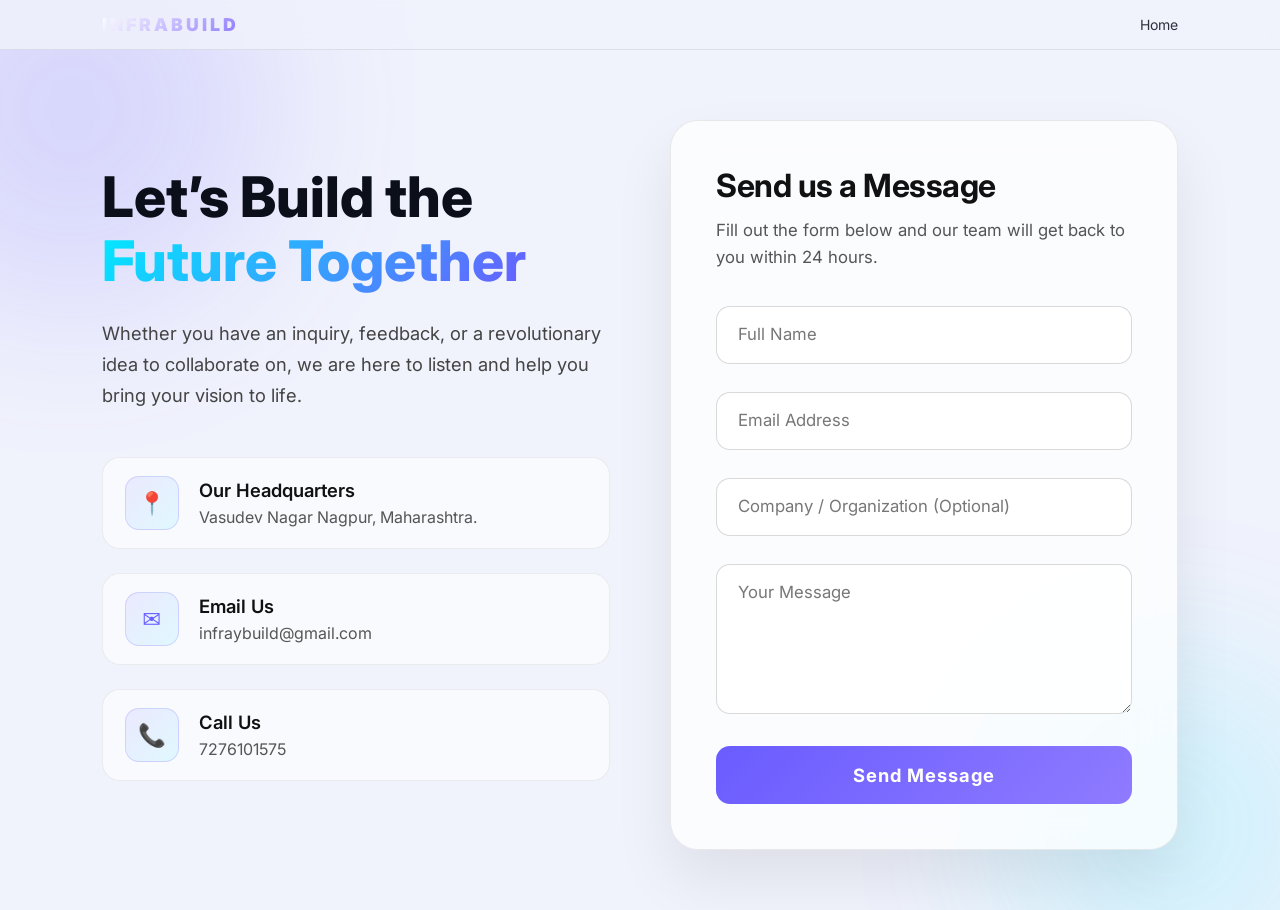
<file: contact.html>
<!doctype html>
<html lang="en">
  <head>
    <meta charset="UTF-8" />
    <title>Contact InfraBuild</title>
    <meta name="viewport" content="width=device-width, initial-scale=1.0" />
    <link rel="stylesheet" href="style.css" />
    <style>
      /* Custom styling for the beautiful contact page */
      .contact-page {
        min-height: 100vh;
        display: flex;
        align-items: center;
        justify-content: center;
        padding: 120px 8% 60px;
        position: relative;
        overflow: hidden;
      }

      /* Ambient animated background blobs */
      .contact-blob-1,
      .contact-blob-2 {
        position: absolute;
        border-radius: 50%;
        filter: blur(80px);
        z-index: 0;
        opacity: 0.5;
        animation: float 10s ease-in-out infinite alternate;
      }

      .contact-blob-1 {
        width: 400px;
        height: 400px;
        background: rgba(106, 92, 255, 0.35);
        top: -10%;
        left: -10%;
      }

      .contact-blob-2 {
        width: 350px;
        height: 350px;
        background: rgba(0, 234, 255, 0.25);
        bottom: -10%;
        right: -5%;
        animation-delay: -5s;
      }

      @keyframes float {
        0% {
          transform: translate(0, 0) scale(1);
        }

        100% {
          transform: translate(40px, -40px) scale(1.1);
        }
      }

      .contact-container {
        max-width: 1100px;
        width: 100%;
        display: grid;
        grid-template-columns: 1fr 1fr;
        gap: 60px;
        position: relative;
        z-index: 1;
      }

      /* Left Info Side */
      .contact-info {
        display: flex;
        flex-direction: column;
        justify-content: center;
        animation: slideInLeft 0.8s cubic-bezier(0.22, 1, 0.36, 1) forwards;
      }

      .contact-info h1 {
        font-size: clamp(40px, 5vw, 56px);
        line-height: 1.15;
        margin-bottom: 24px;
        font-weight: 800;
      }

      .contact-info h1 span {
        background: linear-gradient(135deg, #00eaff, #6a5cff);
        -webkit-background-clip: text;
        -webkit-text-fill-color: transparent;
        background-clip: text;
      }

      .contact-info p.lead {
        font-size: 1.15rem;
        color: rgba(255, 255, 255, 0.8);
        margin-bottom: 45px;
        line-height: 1.7;
      }

      .info-item {
        display: flex;
        align-items: center;
        gap: 20px;
        margin-bottom: 24px;
        padding: 18px 22px;
        background: rgba(255, 255, 255, 0.03);
        border: 1px solid rgba(255, 255, 255, 0.08);
        border-radius: 18px;
        backdrop-filter: blur(12px);
        transition:
          transform 0.4s ease,
          background 0.4s ease,
          box-shadow 0.4s ease;
      }

      .info-item:hover {
        transform: translateX(12px);
        background: rgba(255, 255, 255, 0.06);
        box-shadow: 0 10px 30px rgba(0, 0, 0, 0.15);
      }

      .info-icon {
        width: 54px;
        height: 54px;
        border-radius: 14px;
        background: linear-gradient(
          135deg,
          rgba(106, 92, 255, 0.15),
          rgba(0, 234, 255, 0.15)
        );
        display: flex;
        align-items: center;
        justify-content: center;
        font-size: 1.4rem;
        border: 1px solid rgba(106, 92, 255, 0.3);
        color: #fff;
      }

      .info-content h4 {
        font-size: 1.15rem;
        margin-bottom: 6px;
        color: #fff;
        font-weight: 600;
      }

      .info-content p {
        margin: 0;
        font-size: 1rem;
        color: rgba(255, 255, 255, 0.65);
      }

      /* Right Form Side */
      .contact-form-card {
        background: rgba(16, 20, 36, 0.65);
        border: 1px solid rgba(255, 255, 255, 0.12);
        backdrop-filter: blur(24px);
        -webkit-backdrop-filter: blur(24px);
        border-radius: 28px;
        padding: 45px;
        box-shadow:
          0 30px 60px rgba(0, 0, 0, 0.4),
          inset 0 0 0 1px rgba(255, 255, 255, 0.03);
        animation: slideInRight 0.8s cubic-bezier(0.22, 1, 0.36, 1) forwards;
      }

      .contact-form-card h3 {
        font-size: 2rem;
        margin-bottom: 12px;
        color: #fff;
        font-weight: 700;
        letter-spacing: -0.5px;
      }

      .contact-form-card > p {
        color: rgba(255, 255, 255, 0.65);
        margin-bottom: 35px;
        font-size: 1.05rem;
        line-height: 1.6;
      }

      .form-group {
        position: relative;
        margin-bottom: 28px;
      }

      .form-group input,
      .form-group textarea {
        width: 100%;
        background: rgba(0, 0, 0, 0.25);
        border: 1.5px solid rgba(255, 255, 255, 0.1);
        border-radius: 14px;
        padding: 18px 22px;
        color: #fff;
        font-size: 1.05rem;
        transition: all 0.35s ease;
        outline: none;
        font-family: "Inter", system-ui, sans-serif;
      }

      .form-group textarea {
        min-height: 150px;
        resize: vertical;
      }

      /* Fancy floating labels */
      .form-group input:focus,
      .form-group textarea:focus {
        border-color: #6a5cff;
        background: rgba(106, 92, 255, 0.06);
        box-shadow: 0 0 0 4px rgba(106, 92, 255, 0.15);
      }

      .form-group label {
        position: absolute;
        left: 22px;
        top: 18px;
        color: rgba(255, 255, 255, 0.5);
        pointer-events: none;
        transition: all 0.3s cubic-bezier(0.22, 1, 0.36, 1);
        font-size: 1.05rem;
      }

      .form-group input:focus ~ label,
      .form-group input:not(:placeholder-shown) ~ label,
      .form-group textarea:focus ~ label,
      .form-group textarea:not(:placeholder-shown) ~ label {
        top: -12px;
        left: 18px;
        font-size: 0.85rem;
        padding: 0 8px;
        background: #121626;
        /* Matches blurred card background visual center */
        color: #8f7bff;
        font-weight: 600;
        letter-spacing: 0.5px;
        border-radius: 4px;
      }

      .submit-btn {
        width: 100%;
        padding: 18px;
        border-radius: 14px;
        background: linear-gradient(135deg, #6a5cff, #8f7bff);
        color: #fff;
        font-size: 1.15rem;
        font-weight: 700;
        letter-spacing: 1px;
        border: none;
        cursor: pointer;
        display: flex;
        justify-content: center;
        align-items: center;
        gap: 12px;
        transition:
          transform 0.3s ease,
          box-shadow 0.3s ease;
        position: relative;
        overflow: hidden;
      }

      .submit-btn::before {
        content: "";
        position: absolute;
        inset: 0;
        background: linear-gradient(
          135deg,
          rgba(255, 255, 255, 0.2),
          transparent
        );
        opacity: 0;
        transition: opacity 0.3s ease;
      }

      .submit-btn:hover {
        transform: translateY(-3px);
        box-shadow: 0 15px 30px rgba(106, 92, 255, 0.45);
      }

      .submit-btn:hover::before {
        opacity: 1;
      }

      /* Animations */
      @keyframes slideInLeft {
        from {
          opacity: 0;
          transform: translateX(-50px) scale(0.98);
        }

        to {
          opacity: 1;
          transform: translateX(0) scale(1);
        }
      }

      @keyframes slideInRight {
        from {
          opacity: 0;
          transform: translateX(50px) scale(0.98);
        }

        to {
          opacity: 1;
          transform: translateX(0) scale(1);
        }
      }

      /* Responsive */
      @media (max-width: 960px) {
        .contact-container {
          grid-template-columns: 1fr;
          gap: 40px;
        }

        .contact-info {
          padding-right: 0;
          text-align: center;
        }

        .contact-info h1 {
          font-size: 2.8rem;
        }

        .info-item {
          text-align: left;
        }
      }

      @media (max-width: 600px) {
        .contact-form-card {
          padding: 30px 25px;
        }

        .contact-page {
          padding-top: 100px;
        }
      }

      /* ================= LIGHT MODE OVERRIDES ================= */
      body.light .contact-page {
        background: #f0f2fc;
      }

      body.light .contact-form-card {
        background: rgba(255, 255, 255, 0.75);
        border-color: rgba(0, 0, 0, 0.08);
        box-shadow: 0 30px 60px rgba(0, 0, 0, 0.08);
      }

      body.light .contact-form-card h3 {
        color: #111;
      }

      body.light .contact-form-card > p {
        color: #555;
      }

      body.light .form-group input,
      body.light .form-group textarea {
        background: rgba(255, 255, 255, 0.8);
        color: #111;
        border-color: rgba(0, 0, 0, 0.15);
      }

      body.light .form-group label {
        color: #777;
      }

      body.light .form-group input:focus ~ label,
      body.light .form-group input:not(:placeholder-shown) ~ label,
      body.light .form-group textarea:focus ~ label,
      body.light .form-group textarea:not(:placeholder-shown) ~ label {
        background: #ffffff;
        color: #6a5cff;
      }

      body.light .info-item {
        background: rgba(255, 255, 255, 0.6);
        border-color: rgba(0, 0, 0, 0.06);
      }

      body.light .info-item:hover {
        background: rgba(255, 255, 255, 0.95);
        box-shadow: 0 10px 25px rgba(0, 0, 0, 0.05);
      }

      body.light .info-content h4 {
        color: #111;
      }

      body.light .info-content p {
        color: #555;
      }

      body.light .contact-info p.lead {
        color: #444;
      }

      body.light .info-icon {
        background: linear-gradient(
          135deg,
          rgba(106, 92, 255, 0.1),
          rgba(0, 234, 255, 0.1)
        );
        border-color: rgba(106, 92, 255, 0.2);
        color: #6a5cff;
      }
    </style>
  </head>

  <body>
    <!-- NAVBAR -->
    <header class="navbar">
      <div class="navbar-logo">
        <div class="logo">
          <span class="navbar-brand">INFRABUILD</span>
        </div>
      </div>
      <nav>
        <a href="index.html">Home</a>
      </nav>
    </header>

    <section class="contact-page">
      <div class="contact-blob-1"></div>
      <div class="contact-blob-2"></div>

      <div class="contact-container">
        <!-- Left Info Side -->
        <div class="contact-info">
          <h1>Let’s Build the <span>Future Together</span></h1>
          <p class="lead">
            Whether you have an inquiry, feedback, or a revolutionary idea to
            collaborate on, we are here to listen and help you bring your vision
            to life.
          </p>

          <div class="info-item">
            <div class="info-icon">📍</div>
            <div class="info-content">
              <h4>Our Headquarters</h4>
              <p>Vasudev Nagar Nagpur, Maharashtra.</p>
            </div>
          </div>

          <div class="info-item">
            <div class="info-icon">✉️</div>
            <div class="info-content">
              <h4>Email Us</h4>
              <p>infraybuild@gmail.com</p>
            </div>
          </div>

          <div class="info-item">
            <div class="info-icon">📞</div>
            <div class="info-content">
              <h4>Call Us</h4>
              <p>7276101575</p>
            </div>
          </div>
        </div>

        <!-- Right Form Side -->
        <div class="contact-form-card">
          <h3>Send us a Message</h3>
          <p>
            Fill out the form below and our team will get back to you within 24
            hours.
          </p>

          <form
            id="contactForm"
            action="https://formspree.io/f/mzdjbnvo"
            method="POST"
          >
            <div class="form-group">
              <input
                type="text"
                name="name"
                id="name"
                placeholder=" "
                required
              />
              <label for="name">Full Name</label>
            </div>

            <div class="form-group">
              <input
                type="email"
                name="email"
                id="email"
                placeholder=" "
                required
              />
              <label for="email">Email Address</label>
            </div>

            <div class="form-group">
              <input type="text" name="company" id="company" placeholder=" " />
              <label for="company">Company / Organization (Optional)</label>
            </div>

            <div class="form-group">
              <textarea
                name="message"
                id="message"
                placeholder=" "
                required
              ></textarea>
              <label for="message">Your Message</label>
            </div>

            <!-- Script.js will attach submit listener and add .loading to button on submit -->
            <button type="submit" class="submit-btn" id="submitBtn">
              <span class="btn-text">Send Message</span>
              <span class="spinner"></span>
            </button>

            <p class="form-success">
              ✅ Thank you! Your message has been sent successfully.
            </p>
          </form>
        </div>
      </div>
    </section>

    <!-- Include script to maintain global site functionality like theme toggle if navbar had it, and to handle form submit logic -->
    <script src="script.js"></script>
  </body>
</html>
</file>
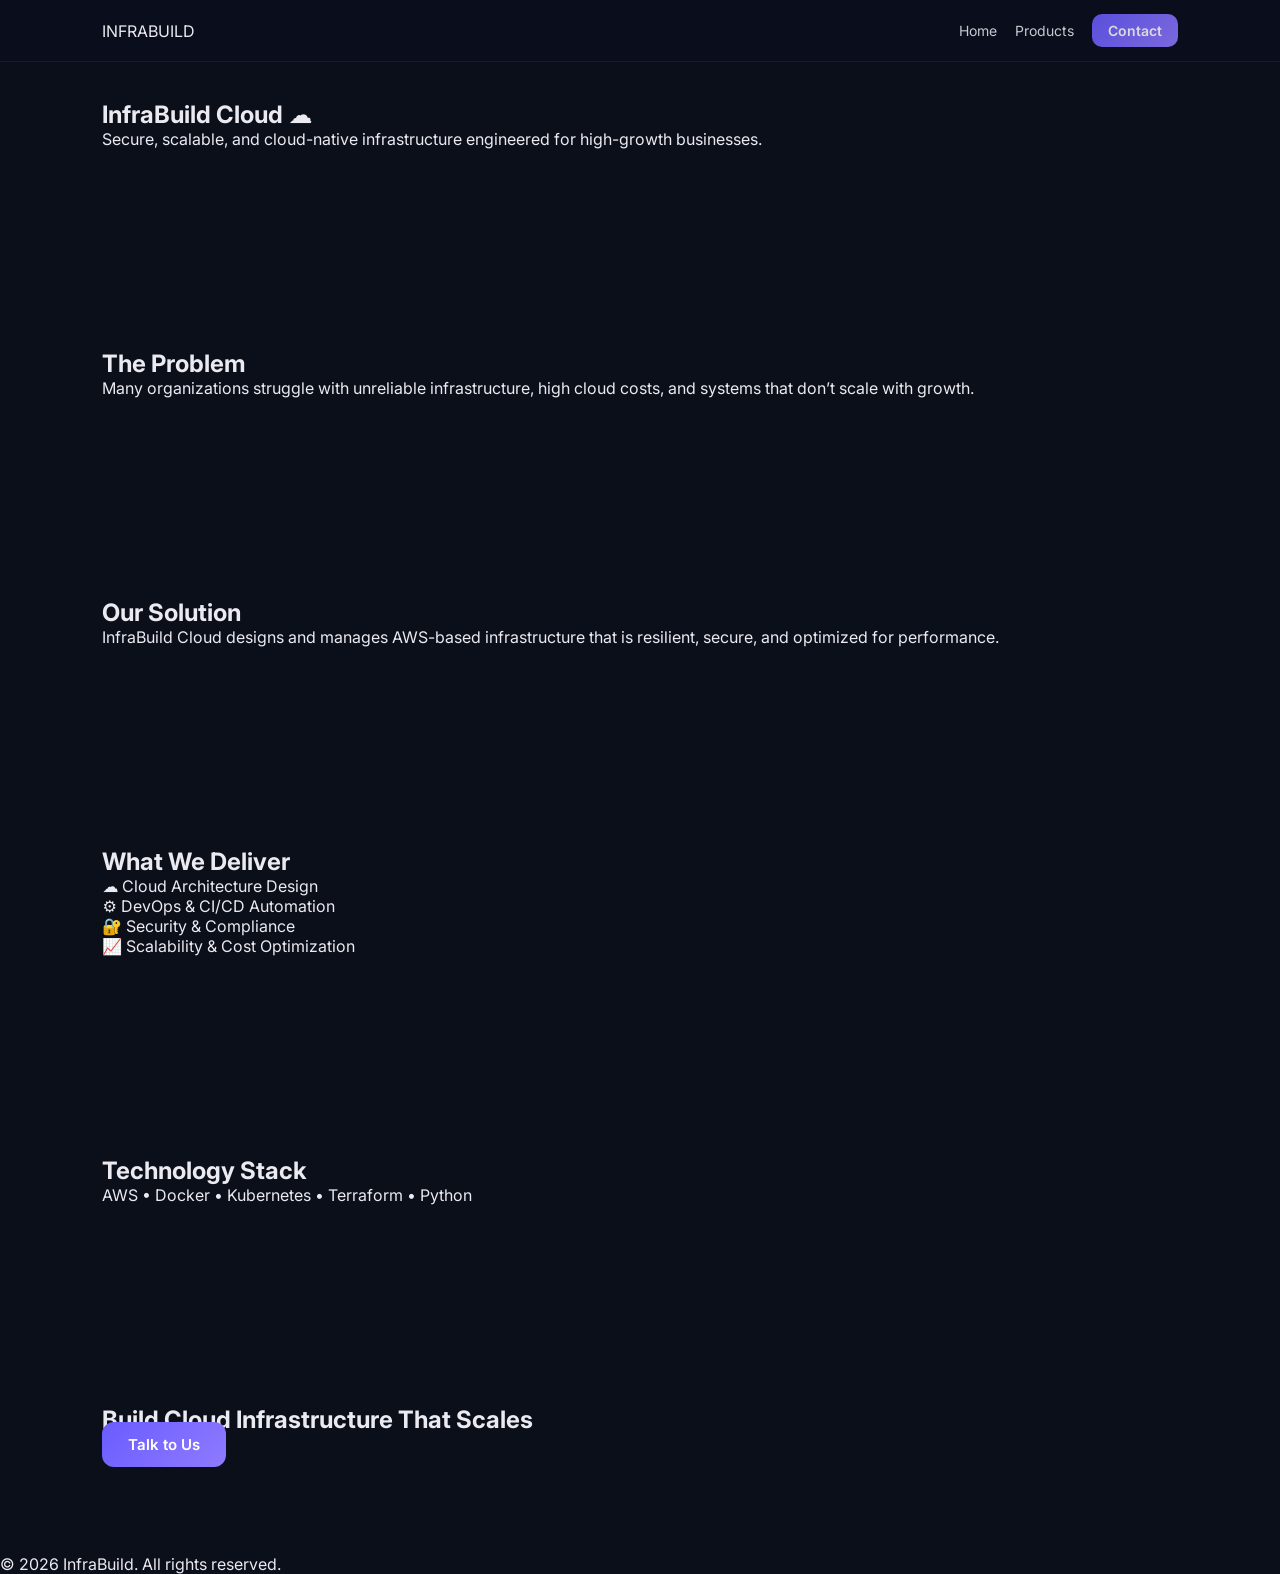
<file: products/cloud.html>
<!DOCTYPE html>
<html lang="en">
<head>
  <meta charset="UTF-8">
  <title>InfraBuild Cloud</title>
  <meta name="viewport" content="width=device-width, initial-scale=1.0">
  <link rel="stylesheet" href="../style.css">
</head>
<body>

<header class="navbar">
  <div class="logo">INFRABUILD</div>
  <nav>
    <a href="../index.html">Home</a>
    <a href="../index.html#expertise">Products</a>
    <a href="../contact.html" class="contact-btn">Contact</a>
  </nav>
</header>

<!-- PRODUCT HERO -->
<section class="product-hero">
  <h1>InfraBuild Cloud ☁️</h1>
  <p>
    Secure, scalable, and cloud-native infrastructure engineered
    for high-growth businesses.
  </p>
</section>

<!-- PROBLEM -->
<section class="product-section">
  <h2>The Problem</h2>
  <p>
    Many organizations struggle with unreliable infrastructure,
    high cloud costs, and systems that don’t scale with growth.
  </p>
</section>

<!-- SOLUTION -->
<section class="product-section highlight">
  <h2>Our Solution</h2>
  <p>
    InfraBuild Cloud designs and manages AWS-based infrastructure
    that is resilient, secure, and optimized for performance.
  </p>
</section>

<!-- FEATURES -->
<section class="product-section">
  <h2>What We Deliver</h2>

  <div class="feature-grid">
    <div class="feature-card">☁️ Cloud Architecture Design</div>
    <div class="feature-card">⚙️ DevOps & CI/CD Automation</div>
    <div class="feature-card">🔐 Security & Compliance</div>
    <div class="feature-card">📈 Scalability & Cost Optimization</div>
  </div>
</section>

<!-- TECH STACK -->
<section class="product-section highlight">
  <h2>Technology Stack</h2>
  <p>AWS • Docker • Kubernetes • Terraform • Python</p>
</section>

<!-- CTA -->
<section class="product-cta">
  <h2>Build Cloud Infrastructure That Scales</h2>
  <a href="../contact.html" class="btn-primary">Talk to Us</a>
</section>

<footer class="footer">
  <p>© 2026 InfraBuild. All rights reserved.</p>
</footer>

</body>
</html>
</file>
<file: style.css>
/* ================= GOOGLE FONTS ================= */
@import url('https://fonts.googleapis.com/css2?family=Inter:wght@400;600;700;900&display=swap');

/* ================= CSS VARIABLES ================= */
:root {
  --bg: #0b0f1a;
  --text: #eaeaf0;
  --card: rgba(255,255,255,0.06);
  --accent: #6a5cff;
  --accent2: #8f7bff;
  --fire1: #ff6600;
  --fire2: #ff3d00;
  --fire3: #ffbb00;
}

body.light {
  --bg: #f0f2fc;
  --text: #0b0f1a;
  --card: #ffffff;
}

/* ================= GLOBAL ================= */
* {
  margin: 0;
  padding: 0;
  box-sizing: border-box;
  font-family: "Inter", system-ui, sans-serif;
}

body {
  background: var(--bg);
  color: var(--text);
  overflow-x: hidden;
  transition: background 0.4s ease, color 0.4s ease;
}

a {
  text-decoration: none;
  color: inherit;
}

h1, h2, h3 {
  font-weight: 700;
}

section {
  padding: 100px 8%;
  position: relative;
}

/* ================= SPLASH SCREEN ================= */
#splash {
  position: fixed;
  inset: 0;
  z-index: 9999;
  background: #0b0f1a;
  display: flex;
  align-items: center;
  justify-content: center;
  flex-direction: column;
  transition: opacity 0.8s ease, visibility 0.8s ease;
}

#splash.hidden {
  opacity: 0;
  visibility: hidden;
  pointer-events: none;
}

.splash-inner {
  display: flex;
  flex-direction: column;
  align-items: center;
  gap: 14px;
  animation: splashFadeIn 0.7s ease forwards;
}

@keyframes splashFadeIn {
  from { opacity: 0; transform: scale(0.88) translateY(20px); }
  to   { opacity: 1; transform: scale(1) translateY(0); }
}

.splash-logo-wrap {
  position: relative;
  display: inline-block;
}

.splash-logo {
  width: 140px;
  height: 140px;
  border-radius: 28px;
  object-fit: cover;
  box-shadow: 0 0 60px rgba(106,92,255,0.5), 0 0 120px rgba(106,92,255,0.2);
  animation: logoPulse 1.8s ease-in-out infinite;
}

@keyframes logoPulse {
  0%, 100% { box-shadow: 0 0 60px rgba(106,92,255,0.5), 0 0 120px rgba(106,92,255,0.2); }
  50%       { box-shadow: 0 0 90px rgba(143,123,255,0.7), 0 0 160px rgba(143,123,255,0.3); }
}

.splash-glow {
  position: absolute;
  inset: -20px;
  border-radius: 40px;
  background: radial-gradient(circle, rgba(106,92,255,0.25), transparent 70%);
  animation: glowPulse 2s ease-in-out infinite;
}

@keyframes glowPulse {
  0%, 100% { opacity: 0.6; }
  50%       { opacity: 1; }
}

.splash-name {
  font-size: 3.2rem;
  font-weight: 900;
  letter-spacing: 10px;
  color: #fff;
  text-shadow: 0 0 40px rgba(106,92,255,0.8);
  background: linear-gradient(135deg, #ffffff, #8f7bff, #6a5cff);
  -webkit-background-clip: text;
  -webkit-text-fill-color: transparent;
  background-clip: text;
}

.splash-tagline {
  font-size: 1rem;
  opacity: 0.7;
  letter-spacing: 2px;
  text-transform: uppercase;
  color: #eaeaf0;
}

.splash-bar {
  width: 200px;
  height: 3px;
  background: rgba(255,255,255,0.1);
  border-radius: 999px;
  overflow: hidden;
  margin-top: 10px;
}

.splash-progress {
  height: 100%;
  width: 0%;
  background: linear-gradient(90deg, #6a5cff, #8f7bff, #00eaff);
  border-radius: 999px;
  animation: loadBar 2.2s ease forwards;
}

@keyframes loadBar {
  0%   { width: 0%; }
  100% { width: 100%; }
}

/* ================= NAVBAR ================= */
.navbar {
  position: fixed;
  top: 0;
  width: 100%;
  padding: 14px 8%;
  display: flex;
  justify-content: space-between;
  align-items: center;
  background: rgba(10, 14, 30, 0.75);
  backdrop-filter: blur(18px);
  -webkit-backdrop-filter: blur(18px);
  border-bottom: 1px solid rgba(255,255,255,0.06);
  z-index: 1000;
  transition: background 0.4s;
}

.navbar-logo {
  display: flex;
  align-items: center;
  gap: 10px;
}

.navbar-logo-img {
  width: 38px;
  height: 38px;
  border-radius: 8px;
  object-fit: cover;
  box-shadow: 0 0 14px rgba(106,92,255,0.5);
}

.navbar-brand {
  font-size: 1.1rem;
  font-weight: 900;
  letter-spacing: 3px;
  background: linear-gradient(135deg, #fff, #8f7bff);
  -webkit-background-clip: text;
  -webkit-text-fill-color: transparent;
  background-clip: text;
}

nav {
  display: flex;
  align-items: center;
  gap: 4px;
}

nav a {
  margin-left: 14px;
  font-size: 14px;
  opacity: 0.85;
  transition: opacity 0.2s;
}

nav a:hover {
  opacity: 1;
}

.contact-btn {
  padding: 8px 16px;
  border-radius: 10px;
  background: linear-gradient(135deg, #6a5cff, #8f7bff);
  color: #fff !important;
  font-weight: 600;
  transition: box-shadow 0.3s, transform 0.2s;
}

.contact-btn:hover {
  box-shadow: 0 6px 24px rgba(106,92,255,0.45);
  transform: translateY(-1px);
}

/* ================= LIQUID GLASS TOGGLE ================= */
.glass-toggle {
  position: relative;
  width: 68px;
  height: 34px;
  border-radius: 999px;
  background: rgba(255,255,255,0.1);
  border: 1.5px solid rgba(255,255,255,0.2);
  backdrop-filter: blur(12px);
  cursor: pointer;
  display: flex;
  align-items: center;
  padding: 4px;
  transition: background 0.4s, border-color 0.4s;
  overflow: hidden;
  box-shadow: inset 0 0 12px rgba(106,92,255,0.15), 0 4px 16px rgba(0,0,0,0.3);
  flex-shrink: 0;
}

.glass-toggle::before {
  content: '';
  position: absolute;
  inset: 0;
  border-radius: 999px;
  background: linear-gradient(135deg, rgba(255,255,255,0.12), rgba(255,255,255,0.02));
  pointer-events: none;
}

.toggle-knob {
  width: 26px;
  height: 26px;
  border-radius: 50%;
  background: linear-gradient(135deg, #8f7bff, #6a5cff);
  box-shadow: 0 2px 8px rgba(106,92,255,0.6);
  transition: transform 0.45s cubic-bezier(0.34, 1.56, 0.64, 1);
  flex-shrink: 0;
  position: relative;
  z-index: 2;
}

body.light .glass-toggle .toggle-knob {
  transform: translateX(34px);
  background: linear-gradient(135deg, #ffbb00, #ff6600);
  box-shadow: 0 2px 8px rgba(255,128,0,0.5);
}

body.light .glass-toggle {
  background: rgba(255,180,0,0.15);
  border-color: rgba(255,160,0,0.3);
}

.toggle-icon-moon,
.toggle-icon-sun {
  position: absolute;
  font-size: 14px;
  transition: opacity 0.3s ease;
  pointer-events: none;
  z-index: 1;
}

.toggle-icon-moon { right: 8px; opacity: 1; }
.toggle-icon-sun  { left: 8px;  opacity: 0; }

body.light .toggle-icon-moon { opacity: 0; }
body.light .toggle-icon-sun  { opacity: 1; }

/* ================= LEFT EVENT SCROLL ================= */
.event-scroll {
  position: fixed;
  left: 0;
  top: 0;
  width: 108px;
  height: 100vh;
  overflow: hidden;
  z-index: 999;
  display: flex;
  flex-direction: column;
  align-items: center;
  padding: 10px 0;
  opacity: 0;
  transform: translateX(-100%);
  pointer-events: none;
  transition: opacity 0.7s ease, transform 0.7s cubic-bezier(0.22,1,0.36,1);
  background: linear-gradient(180deg, rgba(11,15,26,0.9) 0%, rgba(11,15,26,0.7) 50%, rgba(11,15,26,0.9) 100%);
  border-right: 1px solid rgba(106,92,255,0.15);
}

.event-scroll.visible {
  opacity: 1;
  transform: translateX(0);
  pointer-events: auto;
}

.event-track {
  display: flex;
  flex-direction: column;
  animation: scrollUp 22s linear infinite;
}

.event-track img {
  width: 90px;
  border-radius: 10px;
  margin-bottom: 10px;
  object-fit: cover;
  transition: transform 0.3s;
}

.event-track img:hover {
  transform: scale(1.05);
}

@keyframes scrollUp {
  from { transform: translateY(0); }
  to   { transform: translateY(-50%); }
}

/* ================= HERO ================= */
.hero {
  min-height: 100vh;
  padding-left: 8%;
  padding-right: 8%;
  display: flex;
  flex-direction: column;
  justify-content: center;
  position: relative;
  overflow: hidden;
}

.hero-bg-texture {
  position: absolute;
  inset: 0;
  background:
    radial-gradient(circle at 30% 30%, rgba(106,92,255,0.28), transparent 40%),
    radial-gradient(circle at 75% 65%, rgba(143,123,255,0.2), transparent 45%),
    radial-gradient(circle at 50% 90%, rgba(0,234,255,0.06), transparent 50%);
  z-index: 0;
}

.hero-canvas-wrap {
  position: absolute;
  right: 5%;
  top: 50%;
  transform: translateY(-50%);
  display: flex;
  flex-direction: column;
  align-items: center;
  z-index: 1;
}

.hero-canvas-wrap canvas {
  display: block;
}

.brand {
  text-align: center;
  margin-top: -15px;
  user-select: none;
}

.brand-name {
  font-family: 'Rajdhani', sans-serif;
  font-size: 52px;
  font-weight: 700;
  letter-spacing: 2px;
  line-height: 1;
}

.infra { color: #1c72cc; }
.build { color: #cccccc; }
body.light .build { color: #333333; }

.brand-sub {
  font-family: 'Exo 2', sans-serif;
  font-size: 11px;
  font-weight: 300;
  letter-spacing: 3px;
  color: #3a5f8a;
  text-transform: uppercase;
  margin-top: 6px;
}

.hero-content-wrap {
  position: relative;
  z-index: 2;
  max-width: 600px;
}

.badge {
  display: inline-block;
  padding: 8px 16px;
  background: rgba(255,255,255,0.07);
  border: 1px solid rgba(255,255,255,0.12);
  border-radius: 999px;
  margin-bottom: 24px;
  font-size: 13px;
  backdrop-filter: blur(8px);
}

.hero h1 {
  font-size: clamp(40px, 5.5vw, 62px);
  line-height: 1.1;
}

.hero h1 span {
  color: var(--accent2);
}

.hero p {
  max-width: 520px;
  margin-top: 20px;
  opacity: 0.82;
  font-size: 16px;
  line-height: 1.7;
}

.hero-actions {
  display: flex;
  gap: 16px;
  margin-top: 36px;
  flex-wrap: wrap;
}

.btn-primary {
  padding: 13px 26px;
  border-radius: 12px;
  background: linear-gradient(135deg, #6a5cff, #8f7bff);
  color: #fff;
  font-weight: 600;
  font-size: 15px;
  transition: box-shadow 0.3s, transform 0.2s;
  border: none;
  cursor: pointer;
}

.btn-primary:hover {
  box-shadow: 0 8px 28px rgba(106,92,255,0.5);
  transform: translateY(-2px);
}

.btn-secondary {
  padding: 13px 26px;
  border-radius: 12px;
  border: 1.5px solid rgba(255,255,255,0.2);
  color: var(--text);
  font-weight: 600;
  font-size: 15px;
  backdrop-filter: blur(8px);
  background: rgba(255,255,255,0.05);
  transition: border-color 0.3s, background 0.3s, transform 0.2s;
}

.btn-secondary:hover {
  border-color: rgba(143,123,255,0.6);
  background: rgba(106,92,255,0.1);
  transform: translateY(-2px);
}

/* ================= HERO ANIMATIONS ================= */
@keyframes fadeInUp {
  from { opacity: 0; transform: translateY(24px); }
  to   { opacity: 1; transform: translateY(0); }
}

.animate-hero {
  animation-name: fadeInUp;
  animation-duration: 0.9s;
  animation-fill-mode: both;
  animation-timing-function: ease-out;
}

.anim-delay-200 { animation-delay: 0.2s; }
.anim-delay-400 { animation-delay: 0.4s; }
.anim-delay-600 { animation-delay: 0.6s; }
.anim-delay-800 { animation-delay: 0.8s; }

/* ================= SCROLL REVEAL ================= */
.reveal {
  opacity: 0;
  transform: translateY(40px);
  transition: opacity 0.7s ease, transform 0.7s ease;
}

.reveal.active {
  opacity: 1;
  transform: translateY(0);
}

/* ================= SECTIONS ================= */
.section h2,
.section-title {
  font-size: 36px;
  margin-bottom: 40px;
}

/* ABOUT */
#about {
  display: flex;
  justify-content: center;
  align-items: center;
}

.about-card {
  max-width: 720px;
  background: var(--card);
  padding: 50px 40px;
  border-radius: 22px;
  text-align: center;
  border: 1px solid rgba(255,255,255,0.07);
  transition: transform 0.4s ease, box-shadow 0.4s ease;
  position: relative;
  backdrop-filter: blur(12px);
}

.about-card:hover {
  transform: translateY(-10px);
  box-shadow: 0 30px 60px rgba(0,0,0,0.25);
}

.about-card h2 {
  font-size: 2.2rem;
  margin-bottom: 20px;
  letter-spacing: 0.5px;
}

.about-card p {
  font-size: 1.05rem;
  line-height: 1.8;
  opacity: 0.9;
}

.about-card::after {
  content: "";
  position: absolute;
  inset: 0;
  border-radius: 22px;
  background: linear-gradient(135deg, rgba(106,92,255,0.12), rgba(143,123,255,0.08));
  opacity: 0;
  transition: opacity 0.4s ease;
  pointer-events: none;
}

.about-card:hover::after { opacity: 1; }

/* ================= MISSION ================= */
.mission-grid {
  display: grid;
  grid-template-columns: repeat(auto-fit, minmax(260px, 1fr));
  gap: 24px;
}

.mission-card {
  padding: 28px;
  border-radius: 18px;
  background: var(--card);
  backdrop-filter: blur(12px);
  border: 1px solid rgba(255,255,255,0.07);
  transition: transform 0.3s, box-shadow 0.3s;
}

.mission-card:hover {
  transform: translateY(-6px);
  box-shadow: 0 20px 40px rgba(0,0,0,0.35);
}

.mission-card h3 {
  margin-bottom: 10px;
  color: var(--accent);
}

/* ================= EXPERTISE ================= */
.expertise-section {
  padding: 100px 8%;
}

.section-title {
  text-align: center;
  font-size: 2.6rem;
  font-weight: 700;
  margin-bottom: 60px;
  color: #ffffff;
}

.expertise-grid {
  display: grid;
  grid-template-columns: repeat(auto-fit, minmax(260px, 1fr));
  gap: 28px;
}

.expertise-grid .product-card:nth-child(1) { transition-delay: 0.1s; }
.expertise-grid .product-card:nth-child(2) { transition-delay: 0.2s; }
.expertise-grid .product-card:nth-child(3) { transition-delay: 0.3s; }
.expertise-grid .product-card:nth-child(4) { transition-delay: 0.4s; }

/* PRODUCT CARD */
.product-card {
  position: relative;
  background: linear-gradient(160deg, rgba(255,255,255,0.08), rgba(255,255,255,0.02));
  backdrop-filter: blur(14px);
  border: 1px solid rgba(255,255,255,0.09);
  border-radius: 20px;
  padding: 36px 30px;
  min-height: 200px;
  overflow: hidden;
  transition: all 0.35s ease;
  cursor: pointer;
}

.product-card .icon {
  font-size: 2.4rem;
  margin-bottom: 16px;
  display: block;
  transition: transform 0.3s ease;
}

.product-card:hover .icon {
  transform: scale(1.15) rotate(-4deg);
}

.product-card h3 {
  font-size: 1.35rem;
  margin-bottom: 10px;
  color: var(--text);
}

.product-card p {
  font-size: 0.95rem;
  opacity: 0.8;
  line-height: 1.6;
}

.hover-overlay {
  position: absolute;
  inset: 0;
  background: linear-gradient(135deg, #7f5cff, #5c80ff);
  color: #ffffff;
  display: flex;
  align-items: center;
  justify-content: center;
  font-weight: 700;
  font-size: 1rem;
  letter-spacing: 1px;
  opacity: 0;
  transform: translateY(100%);
  transition: all 0.38s cubic-bezier(0.22, 1, 0.36, 1);
  border-radius: 20px;
}

.product-card:hover {
  transform: translateY(-8px);
  box-shadow: 0 22px 50px rgba(106,92,255,0.35);
}

.product-card:hover .hover-overlay {
  opacity: 1;
  transform: translateY(0);
}

/* ================= CASE STUDIES ================= */
.case-grid {
  display: grid;
  grid-template-columns: repeat(auto-fit, minmax(280px, 1fr));
  gap: 28px;
  margin-top: 20px;
}

.case-card {
  padding: 28px;
  background: var(--card);
  border: 1px solid rgba(255,255,255,0.07);
  border-radius: 16px;
  transition: transform 0.3s, box-shadow 0.3s;
  backdrop-filter: blur(8px);
}

.case-card:hover {
  transform: translateY(-8px);
  box-shadow: 0 20px 40px rgba(0,0,0,0.4);
}

.case-card h3 { margin-bottom: 12px; }
.case-card p  { margin-bottom: 8px; opacity: 0.82; font-size: 0.95rem; }

.case-impact {
  font-weight: bold;
  color: #00eaff;
}

.coming-soon {
  opacity: 0.55;
  text-align: center;
}

/* ================= LEADERSHIP ================= */
.leader-grid {
  display: grid;
  grid-template-columns: repeat(auto-fit, minmax(340px, 1fr));
  gap: 32px;
}

.leader-card {
  display: flex;
  gap: 24px;
  padding: 28px;
  border-radius: 22px;
  background: var(--card);
  backdrop-filter: blur(14px);
  border: 1px solid rgba(255,255,255,0.08);
  transition: transform 0.3s, box-shadow 0.3s;
}

.leader-card:hover {
  transform: translateY(-6px);
  box-shadow: 0 28px 60px rgba(0,0,0,0.45);
}

.leader-left { text-align: center; }

.leader-img {
  width: 110px;
  height: 110px;
  border-radius: 16px;
  object-fit: cover;
  transition: transform 0.3s ease, box-shadow 0.3s ease;
}

.leader-img:hover {
  transform: scale(1.05);
  box-shadow: 0 10px 28px rgba(0,0,0,0.4);
}

.leader-socials {
  margin-top: 12px;
  display: flex;
  gap: 10px;
  justify-content: center;
}

.leader-socials a {
  width: 36px;
  height: 36px;
  border-radius: 50%;
  background: rgba(255,255,255,0.1);
  display: flex;
  align-items: center;
  justify-content: center;
  transition: background 0.3s, transform 0.2s;
}

.leader-socials a:hover {
  background: var(--accent);
  transform: scale(1.1);
}

.leader-right h3 { margin-bottom: 6px; }

.leader-right span {
  display: block;
  margin-bottom: 12px;
  opacity: 0.65;
  font-size: 0.9rem;
}

.leader-right p {
  opacity: 0.82;
  line-height: 1.7;
  font-size: 0.95rem;
}

/* ================= FIRE SECTION ================= */
.fire-section {
  background: radial-gradient(ellipse at 20% 80%, rgba(255, 60, 0, 0.12) 0%, transparent 60%),
              radial-gradient(ellipse at 80% 20%, rgba(255, 120, 0, 0.08) 0%, transparent 60%),
              linear-gradient(180deg, transparent 0%, rgba(20, 6, 0, 0.5) 100%);
}

.fire-title {
  background: linear-gradient(135deg, #ffbb00, #ff6600, #ff3d00);
  -webkit-background-clip: text;
  -webkit-text-fill-color: transparent;
  background-clip: text;
  text-align: center;
}

.fire-subtitle {
  text-align: center;
  opacity: 0.65;
  margin-top: -30px;
  margin-bottom: 50px;
  font-size: 1rem;
}

.fire-grid {
  display: grid;
  grid-template-columns: repeat(auto-fit, minmax(320px, 1fr));
  gap: 36px;
}

/* ── FIRE CARD ── */
.fire-card {
  position: relative;
  border-radius: 24px;
  overflow: hidden;
  background: linear-gradient(160deg, #1a0800 0%, #0d0500 60%, #180a00 100%);
  border: 1px solid rgba(255, 100, 0, 0.25);
  box-shadow: 0 0 40px rgba(255, 80, 0, 0.15), 0 20px 60px rgba(0,0,0,0.6);
  transition: transform 0.4s ease, box-shadow 0.4s ease;
}

.fire-card:hover {
  transform: translateY(-10px);
  box-shadow: 0 0 70px rgba(255, 100, 0, 0.3), 0 30px 70px rgba(0,0,0,0.7);
}

/* fire particles */
.fire-particles {
  position: absolute;
  inset: 0;
  pointer-events: none;
  overflow: hidden;
}

.fire-particles span {
  position: absolute;
  bottom: -20px;
  border-radius: 50%;
  animation: fireRise var(--dur, 3s) ease-in var(--delay, 0s) infinite;
  opacity: 0;
}

/* 12 embers with varied properties */
.fire-particles span:nth-child(1)  { left: 10%; width: 6px;  height: 10px; background: #ff6600; --dur: 2.6s; --delay: 0s;    }
.fire-particles span:nth-child(2)  { left: 20%; width: 8px;  height: 14px; background: #ff9900; --dur: 3.1s; --delay: 0.4s;  }
.fire-particles span:nth-child(3)  { left: 30%; width: 5px;  height: 9px;  background: #ff3d00; --dur: 2.4s; --delay: 0.8s;  }
.fire-particles span:nth-child(4)  { left: 42%; width: 10px; height: 18px; background: #ffbb00; --dur: 3.5s; --delay: 0.2s;  }
.fire-particles span:nth-child(5)  { left: 55%; width: 7px;  height: 12px; background: #ff6600; --dur: 2.8s; --delay: 1.0s;  }
.fire-particles span:nth-child(6)  { left: 65%; width: 6px;  height: 10px; background: #ff9900; --dur: 3.2s; --delay: 0.6s;  }
.fire-particles span:nth-child(7)  { left: 75%; width: 8px;  height: 15px; background: #ff3d00; --dur: 2.9s; --delay: 1.4s;  }
.fire-particles span:nth-child(8)  { left: 85%; width: 5px;  height: 8px;  background: #ffdd00; --dur: 2.5s; --delay: 0.3s;  }
.fire-particles span:nth-child(9)  { left: 5%;  width: 9px;  height: 16px; background: #ff6600; --dur: 3.4s; --delay: 1.7s;  }
.fire-particles span:nth-child(10) { left: 48%; width: 6px;  height: 10px; background: #ff9900; --dur: 2.7s; --delay: 2.0s;  }
.fire-particles span:nth-child(11) { left: 92%; width: 7px;  height: 12px; background: #ffbb00; --dur: 3.0s; --delay: 0.9s;  }
.fire-particles span:nth-child(12) { left: 37%; width: 4px;  height: 8px;  background: #ff3d00; --dur: 2.3s; --delay: 1.3s;  }

@keyframes fireRise {
  0%   { opacity: 0;   transform: translateY(0)     scaleX(1);    }
  10%  { opacity: 0.9; }
  60%  { opacity: 0.6; transform: translateY(-120px) scaleX(0.7); }
  100% { opacity: 0;   transform: translateY(-200px) scaleX(0.4);  }
}

/* fire-card bottom glow bar */
.fire-card::after {
  content: '';
  position: absolute;
  bottom: 0;
  left: 0;
  right: 0;
  height: 3px;
  background: linear-gradient(90deg, #ff3d00, #ffbb00, #ff6600, #ff3d00);
  background-size: 200% 100%;
  animation: shimmerFire 2.5s linear infinite;
}

@keyframes shimmerFire {
  0%   { background-position: 0% 0%; }
  100% { background-position: 200% 0%; }
}

.fire-card-inner {
  position: relative;
  z-index: 2;
  padding: 40px 32px 36px;
  display: flex;
  flex-direction: column;
  align-items: center;
  text-align: center;
  gap: 12px;
}

/* avatar */
.fire-avatar-wrap {
  position: relative;
  display: inline-block;
}

.fire-avatar {
  width: 120px;
  height: 120px;
  border-radius: 50%;
  object-fit: cover;
  border: 3px solid rgba(255, 120, 0, 0.5);
  box-shadow: 0 0 30px rgba(255, 100, 0, 0.4);
  transition: transform 0.3s ease;
}

.fire-card:hover .fire-avatar {
  transform: scale(1.06);
}

.fire-avatar-ring {
  position: absolute;
  inset: -6px;
  border-radius: 50%;
  border: 2px solid transparent;
  background: linear-gradient(135deg, #ff6600, #ffbb00, #ff3d00, #ff6600) border-box;
  -webkit-mask: linear-gradient(#fff 0 0) padding-box, linear-gradient(#fff 0 0);
  mask: linear-gradient(#fff 0 0) padding-box, linear-gradient(#fff 0 0);
  -webkit-mask-composite: destination-out;
  mask-composite: exclude;
  animation: rotateFire 4s linear infinite;
}

@keyframes rotateFire {
  to { transform: rotate(360deg); }
}

.fire-name {
  font-size: 1.5rem;
  font-weight: 800;
  color: #fff;
  margin-top: 4px;
}

.fire-role {
  font-size: 0.9rem;
  color: #ffbb00;
  letter-spacing: 1px;
  font-weight: 600;
  text-transform: uppercase;
}

.fire-desc {
  font-size: 0.92rem;
  opacity: 0.78;
  line-height: 1.65;
  max-width: 300px;
}

.fire-socials {
  display: flex;
  gap: 10px;
}

.fire-social-link {
  width: 36px;
  height: 36px;
  border-radius: 50%;
  background: rgba(255,255,255,0.07);
  border: 1px solid rgba(255,120,0,0.25);
  display: flex;
  align-items: center;
  justify-content: center;
  transition: background 0.3s, border-color 0.3s, transform 0.2s;
  color: #fff;
}

.fire-social-link:hover {
  background: rgba(255,100,0,0.25);
  border-color: rgba(255,120,0,0.6);
  transform: scale(1.12);
}

/* ── GLASS PORTFOLIO BUTTON ── */
.glass-portfolio-btn {
  display: inline-flex;
  align-items: center;
  gap: 8px;
  margin-top: 8px;
  padding: 12px 24px;
  border-radius: 14px;
  background: rgba(255, 100, 0, 0.12);
  border: 1.5px solid rgba(255, 120, 0, 0.35);
  backdrop-filter: blur(14px);
  -webkit-backdrop-filter: blur(14px);
  color: #fff;
  font-size: 0.95rem;
  font-weight: 600;
  letter-spacing: 0.5px;
  cursor: pointer;
  position: relative;
  overflow: hidden;
  transition: transform 0.3s ease, box-shadow 0.3s ease, border-color 0.3s ease, background 0.3s ease;
  box-shadow: inset 0 0 20px rgba(255, 100, 0, 0.08);
}

.glass-portfolio-btn::before {
  content: '';
  position: absolute;
  inset: 0;
  background: linear-gradient(135deg, rgba(255,180,0,0.18), rgba(255,60,0,0.10));
  opacity: 0;
  transition: opacity 0.35s ease;
  border-radius: inherit;
}

.glass-portfolio-btn:hover::before {
  opacity: 1;
}

.glass-portfolio-btn:hover {
  transform: translateY(-3px) scale(1.02);
  box-shadow: 0 8px 32px rgba(255,100,0,0.35), inset 0 0 20px rgba(255,140,0,0.12);
  border-color: rgba(255, 160, 0, 0.65);
}

.glass-btn-icon {
  font-size: 1.1rem;
}

.glass-btn-arrow {
  font-size: 1.1rem;
  transition: transform 0.3s ease;
}

.glass-portfolio-btn:hover .glass-btn-arrow {
  transform: translateX(4px);
}

/* ================= CONTACT STRIP ================= */
.contact-strip {
  background: linear-gradient(135deg, #6a5cff, #8f7bff);
  padding: 80px 8%;
}

.contact-box { max-width: 720px; }

.contact-box h2 {
  font-size: 38px;
  margin-bottom: 10px;
}

.contact-details { margin-top: 24px; }

.contact-details div {
  margin-bottom: 10px;
  display: flex;
  gap: 12px;
  align-items: center;
}

.contact-content-wrapper {
  display: flex;
  justify-content: space-between;
  align-items: flex-start;
  gap: 40px;
  max-width: 1200px;
  margin: 0 auto;
}

.contact-form {
  background: var(--card);
  padding: 30px;
  border-radius: 16px;
  backdrop-filter: blur(10px);
  border: 1px solid rgba(255, 255, 255, 0.2);
  width: 100%;
  max-width: 480px;
  display: flex;
  flex-direction: column;
  gap: 16px;
}

.contact-form input,
.contact-form textarea {
  width: 100%;
  padding: 14px;
  border-radius: 8px;
  border: none;
  background: rgba(255, 255, 255, 0.9);
  color: #333;
  font-family: inherit;
  font-size: 1rem;
}

.contact-form textarea {
  resize: vertical;
}

/* ================= MODALS ================= */
.modal-overlay {
  position: fixed;
  top: 0;
  left: 0;
  width: 100%;
  height: 100%;
  background: rgba(0,0,0,0.72);
  backdrop-filter: blur(10px);
  z-index: 1001;
  display: none;
}

.modal-overlay.active { display: block; }

.modal {
  position: fixed;
  top: 50%;
  left: 50%;
  transform: translate(-50%, -50%) scale(0.9);
  background: var(--bg);
  color: var(--text);
  padding: 32px;
  border-radius: 20px;
  max-width: 600px;
  width: 90%;
  border: 1px solid rgba(255,255,255,0.1);
  z-index: 1002;
  display: none;
  opacity: 0;
  transition: transform 0.35s cubic-bezier(0.34,1.56,0.64,1), opacity 0.35s ease;
  backdrop-filter: blur(20px);
}

.modal.active {
  display: block;
  opacity: 1;
  transform: translate(-50%, -50%) scale(1);
}

.modal-header {
  display: flex;
  justify-content: space-between;
  align-items: center;
  margin-bottom: 22px;
}

.modal-header h2 { font-size: 26px; }

.close-btn {
  background: rgba(255,255,255,0.08);
  border: none;
  color: var(--text);
  font-size: 24px;
  cursor: pointer;
  width: 36px;
  height: 36px;
  border-radius: 50%;
  display: flex;
  align-items: center;
  justify-content: center;
  transition: background 0.2s;
}

.close-btn:hover { background: rgba(255,255,255,0.16); }

.modal-body p { opacity: 0.85; line-height: 1.7; }

.modal-body ul {
  list-style-position: inside;
  padding-left: 10px;
  margin-top: 18px;
}

.modal-body li {
  margin-bottom: 10px;
  opacity: 0.85;
}

/* ================= BUTTON STATE (FORM) ================= */
.contact-form button {
  position: relative;
  padding: 14px;
  border-radius: 10px;
  background: #4f46e5;
  color: white;
  font-size: 1rem;
  border: none;
  cursor: pointer;
  overflow: hidden;
}

.spinner {
  width: 18px;
  height: 18px;
  border: 3px solid rgba(255,255,255,0.3);
  border-top: 3px solid white;
  border-radius: 50%;
  animation: spin 1s linear infinite;
  display: none;
  position: absolute;
  top: 50%;
  left: 50%;
  transform: translate(-50%, -50%);
}

@keyframes spin { to { transform: rotate(360deg); } }

button.loading .btn-text { visibility: hidden; }
button.loading .spinner  { display: block; }

.form-success {
  display: none;
  margin-top: 20px;
  color: #22c55e;
  font-weight: 500;
  text-align: center;
}

/* ================= RESPONSIVE ================= */
@media (max-width: 900px) {
  .event-scroll      { display: none !important; }
  .hero              { padding-left: 8%; }
  .hero-3d-canvas    { display: none; }
  nav                { display: none; }
  .fire-grid         { grid-template-columns: 1fr; }
  .splash-name       { font-size: 2.2rem; letter-spacing: 6px; }
  .contact-content-wrapper { flex-direction: column; align-items: stretch; gap: 30px; }
  .contact-box       { text-align: center; }
  .contact-details   { display: flex; flex-direction: column; align-items: center; }
  .contact-form      { max-width: 100%; margin: 0 auto; }
}

@media (max-width: 600px) {
  .leader-card       { flex-direction: column; }
  .hero-actions      { flex-direction: column; }
  .glass-portfolio-btn { width: 100%; justify-content: center; }
  .about-card        { padding: 30px 20px; }
}

/* ================= LIGHT MODE OVERRIDES ================= */
body.light .navbar {
  background: rgba(240,242,252,0.82);
  border-color: rgba(0,0,0,0.08);
}

body.light .badge {
  background: rgba(0,0,0,0.05);
  border-color: rgba(0,0,0,0.1);
}

body.light .mission-card,
body.light .product-card,
body.light .case-card,
body.light .leader-card {
  border-color: rgba(0,0,0,0.08);
}

body.light .event-scroll {
  background: linear-gradient(180deg, rgba(240,242,252,0.9) 0%, rgba(240,242,252,0.7) 50%, rgba(240,242,252,0.9) 100%);
  border-right-color: rgba(106,92,255,0.2);
}

body.light .fire-section {
  background: radial-gradient(ellipse at 20% 80%, rgba(255, 60, 0, 0.08) 0%, transparent 60%),
              radial-gradient(ellipse at 80% 20%, rgba(255, 120, 0, 0.05) 0%, transparent 60%);
}
</file>
